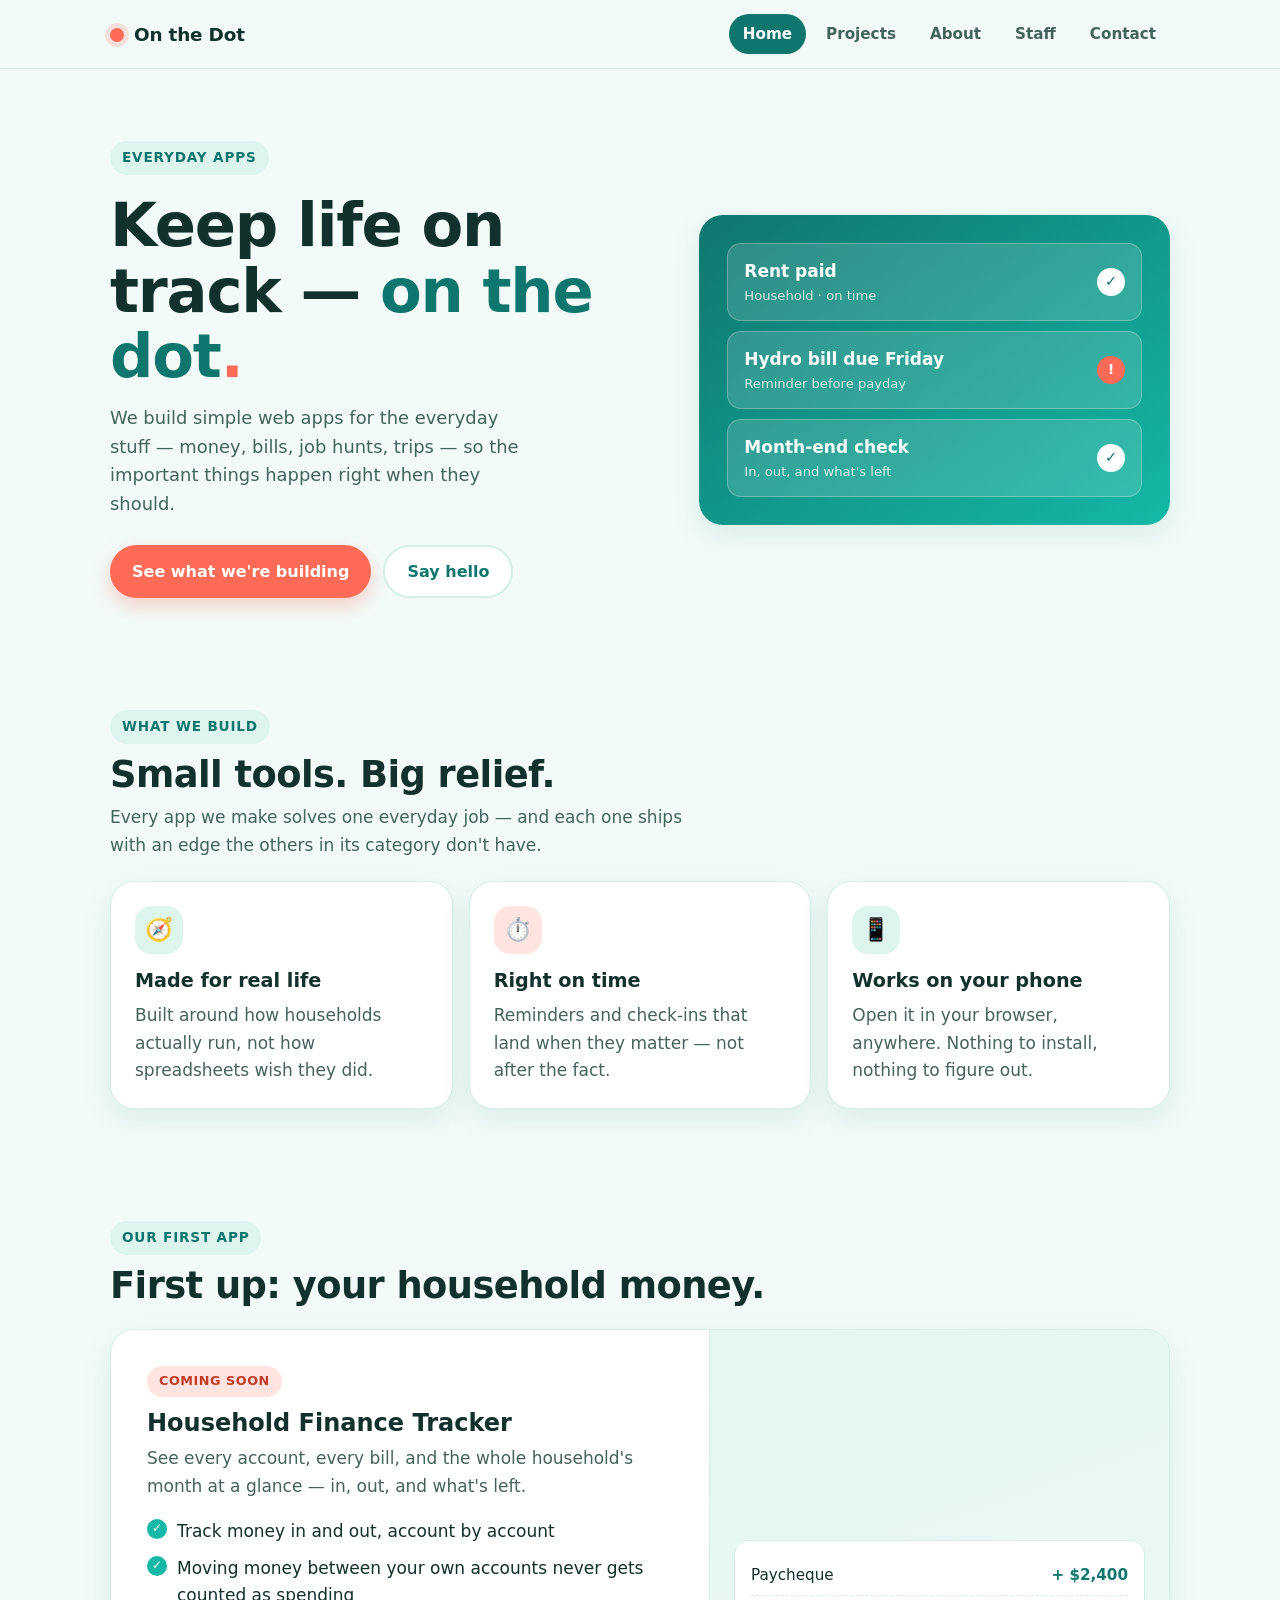
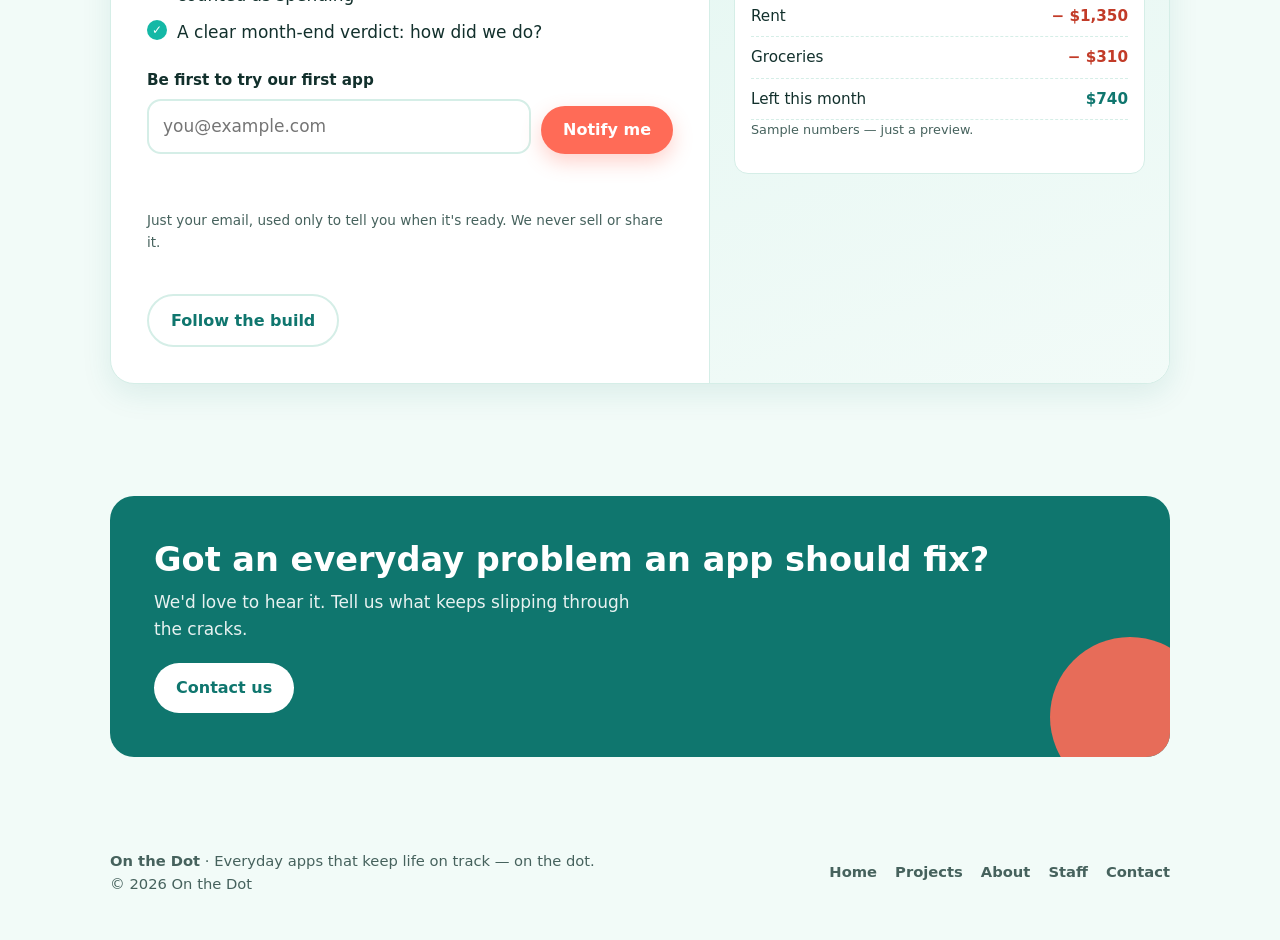
<file: index.html>
<!DOCTYPE html>
<html lang="en">
<head>
  <meta charset="utf-8">
  <meta name="viewport" content="width=device-width, initial-scale=1">
  <title>On the Dot — Everyday apps that keep life on track</title>
  <meta name="description" content="On the Dot builds everyday web apps that keep life on track — on the dot. Our first app, a Household Finance Tracker, is coming soon.">
  <meta name="theme-color" content="#0F766E">
  <link rel="canonical" href="https://onthedotapp.ca/">
  <meta property="og:type" content="website">
  <meta property="og:site_name" content="On the Dot">
  <meta property="og:title" content="On the Dot — Everyday apps that keep life on track">
  <meta property="og:description" content="On the Dot builds everyday web apps that keep life on track — on the dot. Our first app, a Household Finance Tracker, is coming soon.">
  <meta property="og:url" content="https://onthedotapp.ca/">
  <meta property="og:image" content="https://onthedotapp.ca/assets/images/og-image.png">
  <meta property="og:image:width" content="1200">
  <meta property="og:image:height" content="630">
  <meta property="og:image:alt" content="On the Dot: keep life on track, on the dot.">
  <meta name="twitter:card" content="summary_large_image">
  <meta name="twitter:title" content="On the Dot — Everyday apps that keep life on track">
  <meta name="twitter:description" content="On the Dot builds everyday web apps that keep life on track — on the dot. Our first app, a Household Finance Tracker, is coming soon.">
  <meta name="twitter:image" content="https://onthedotapp.ca/assets/images/og-image.png">
  <link rel="icon" href="favicon.ico" sizes="32x32">
  <link rel="icon" type="image/svg+xml" href="data:image/svg+xml,%3Csvg xmlns='http://www.w3.org/2000/svg' viewBox='0 0 32 32'%3E%3Ccircle cx='16' cy='16' r='11' fill='%23FF6B57'/%3E%3C/svg%3E">
  <link rel="stylesheet" href="assets/css/styles.css">
</head>
<body>
  <a class="skip" href="#main">Skip to content</a>

  <header class="site-header">
    <div class="wrap">
      <a class="brand" href="./"><span class="brand-dot" aria-hidden="true"></span>On the Dot</a>
      <nav class="nav" aria-label="Main">
        <ul>
          <li><a href="./" aria-current="page">Home</a></li>
          <li><a href="projects/">Projects</a></li>
          <li><a href="about/">About</a></li>
          <li><a href="staff/">Staff</a></li>
          <li><a href="contact/">Contact</a></li>
        </ul>
      </nav>
    </div>
  </header>

  <main id="main">
    <!-- Hero -->
    <section class="hero">
      <div class="wrap">
        <div>
          <span class="eyebrow">Everyday apps</span>
          <h1>Keep life on track — <span class="accent">on the dot</span><span class="dot">.</span></h1>
          <p class="lede">We build simple web apps for the everyday stuff — money, bills, job hunts, trips — so the important things happen right when they should.</p>
          <div class="hero-actions">
            <a class="btn btn-primary" href="projects/">See what we're building</a>
            <a class="btn btn-ghost" href="contact/">Say hello</a>
          </div>
        </div>

        <div class="hero-art" aria-hidden="true">
          <div class="mini-card">
            <span>Rent paid<small>Household · on time</small></span>
            <span class="check">✓</span>
          </div>
          <div class="mini-card">
            <span>Hydro bill due Friday<small>Reminder before payday</small></span>
            <span class="check coral">!</span>
          </div>
          <div class="mini-card">
            <span>Month-end check<small>In, out, and what's left</small></span>
            <span class="check">✓</span>
          </div>
        </div>
      </div>
    </section>

    <!-- What we build -->
    <section class="section">
      <div class="wrap">
        <div class="section-head">
          <span class="eyebrow">What we build</span>
          <h2>Small tools. Big relief.</h2>
          <p>Every app we make solves one everyday job — and each one ships with an edge the others in its category don't have.</p>
        </div>
        <div class="grid grid-3">
          <article class="card">
            <div class="icon" aria-hidden="true">🧭</div>
            <h3>Made for real life</h3>
            <p>Built around how households actually run, not how spreadsheets wish they did.</p>
          </article>
          <article class="card">
            <div class="icon coral" aria-hidden="true">⏱️</div>
            <h3>Right on time</h3>
            <p>Reminders and check-ins that land when they matter — not after the fact.</p>
          </article>
          <article class="card">
            <div class="icon" aria-hidden="true">📱</div>
            <h3>Works on your phone</h3>
            <p>Open it in your browser, anywhere. Nothing to install, nothing to figure out.</p>
          </article>
        </div>
      </div>
    </section>

    <!-- First app -->
    <section class="section">
      <div class="wrap">
        <div class="section-head">
          <span class="eyebrow">Our first app</span>
          <h2>First up: your household money.</h2>
        </div>
        <article class="feature">
          <div class="feature-body">
            <span class="badge">Coming soon</span>
            <h3>Household Finance Tracker</h3>
            <p>See every account, every bill, and the whole household's month at a glance — in, out, and what's left.</p>
            <ul class="ticks">
              <li>Track money in and out, account by account</li>
              <li>Moving money between your own accounts never gets counted as spending</li>
              <li>A clear month-end verdict: how did we do?</li>
            </ul>
            <form class="otd-form inline-form" data-otd-form data-fallback="waitlist-fallback-home" data-success="You're on the list. We'll email you when our first app is ready." hidden>
              <input type="hidden" name="topic" value="Early news">
              <input type="hidden" name="source" value="Home page">
              <div class="field">
                <label for="waitlist-email-home">Be first to try our first app</label>
                <input id="waitlist-email-home" name="email" type="email" autocomplete="email" placeholder="you@example.com" required>
              </div>
              <button class="btn btn-primary" type="submit">Notify me</button>
              <label class="hp" aria-hidden="true">Leave this empty <input type="checkbox" name="botcheck" tabindex="-1" autocomplete="off"></label>
              <p class="form-status" role="status" aria-live="polite"></p>
              <p class="form-privacy">Just your email, used only to tell you when it's ready. We never sell or share it.</p>
            </form>
            <p class="form-fallback" id="waitlist-fallback-home">Want to hear when our first app is ready? Email <a href="mailto:ItsFridaySantos@gmail.com?subject=Early%20news">ItsFridaySantos@gmail.com</a> and we'll let you know.</p>
            <a class="btn btn-ghost" href="projects/#build-notes">Follow the build</a>
          </div>
          <div class="feature-side" aria-hidden="true">
            <div class="ledger">
              <div class="ledger-row"><span>Paycheque</span><span class="in">+ $2,400</span></div>
              <div class="ledger-row"><span>Rent</span><span class="out">− $1,350</span></div>
              <div class="ledger-row"><span>Groceries</span><span class="out">− $310</span></div>
              <div class="ledger-row"><span>Left this month</span><span class="in">$740</span></div>
              <p class="ledger-note">Sample numbers — just a preview.</p>
            </div>
          </div>
        </article>
      </div>
    </section>

    <!-- Contact prompt -->
    <section class="section">
      <div class="wrap">
        <div class="cta">
          <h2>Got an everyday problem an app should fix?</h2>
          <p>We'd love to hear it. Tell us what keeps slipping through the cracks.</p>
          <a class="btn btn-light" href="contact/">Contact us</a>
        </div>
      </div>
    </section>
  </main>

  <footer class="site-footer">
    <div class="wrap">
      <div><strong>On the Dot</strong> · Everyday apps that keep life on track — on the dot.<br>© 2026 On the Dot</div>
      <ul class="footer-links">
        <li><a href="./" aria-current="page">Home</a></li>
        <li><a href="projects/">Projects</a></li>
        <li><a href="about/">About</a></li>
        <li><a href="staff/">Staff</a></li>
        <li><a href="contact/">Contact</a></li>
      </ul>
    </div>
  </footer>
  <script src="assets/js/forms.js" defer></script>
</body>
</html>
</file>
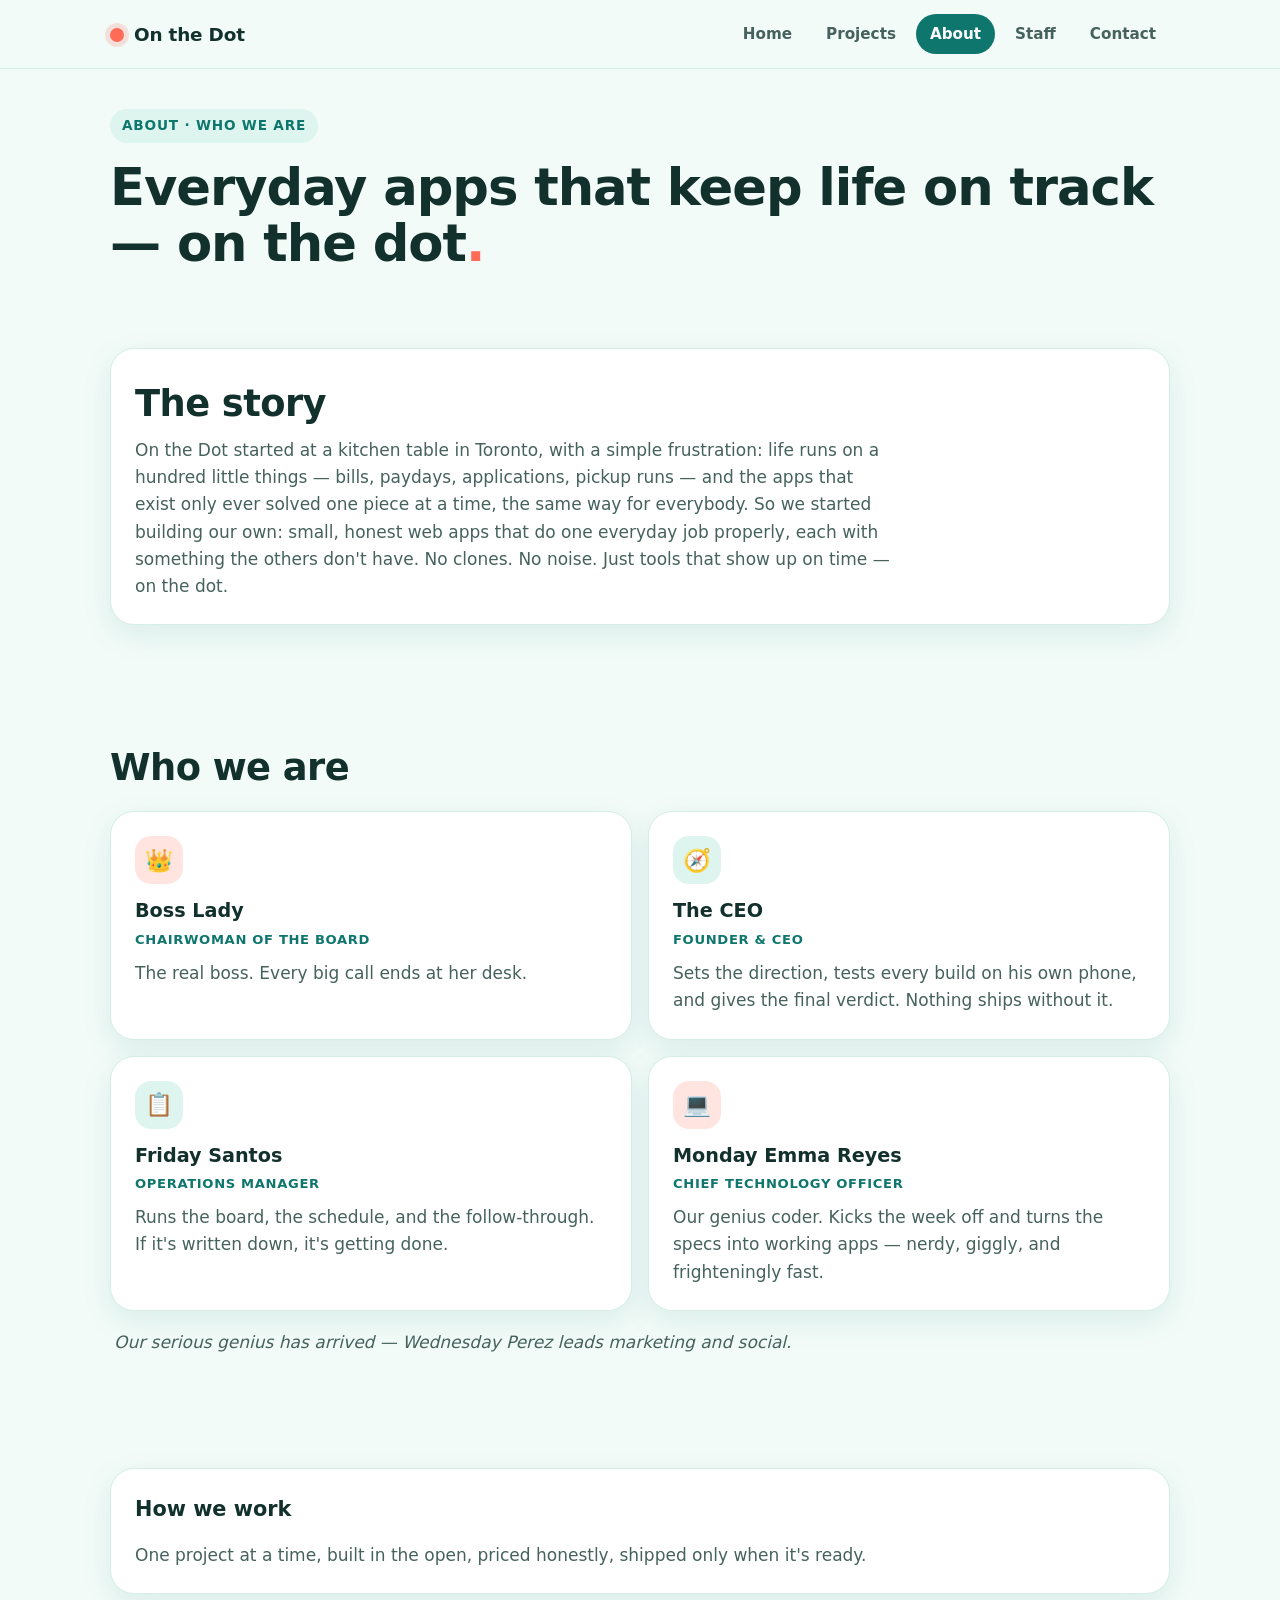
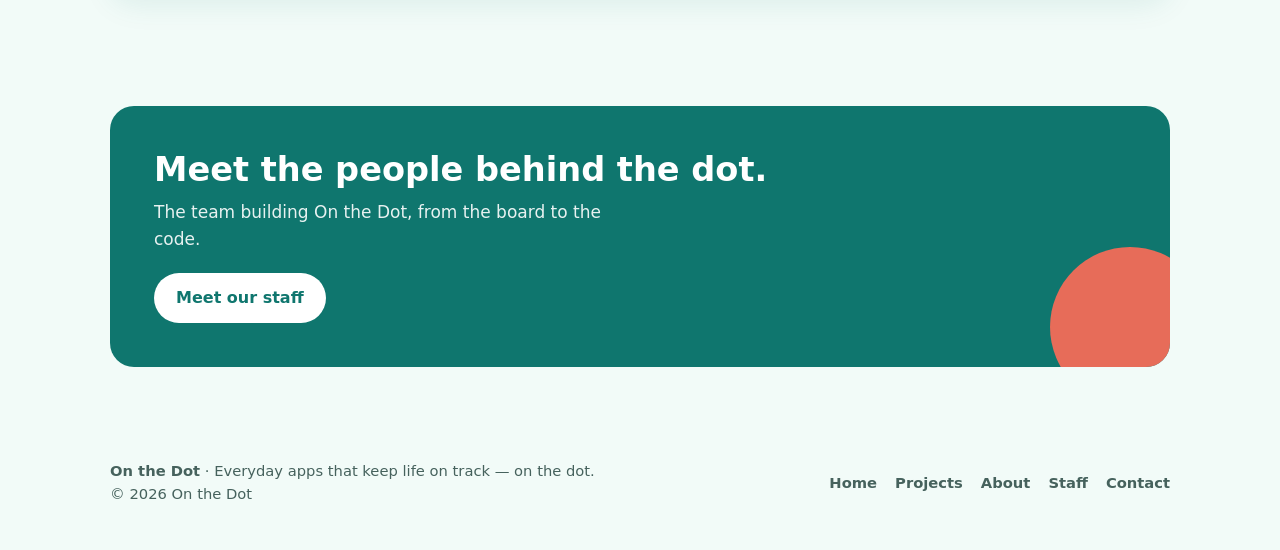
<file: about/index.html>
<!DOCTYPE html>
<html lang="en">
<head>
  <meta charset="utf-8">
  <meta name="viewport" content="width=device-width, initial-scale=1">
  <title>About — On the Dot</title>
  <meta name="description" content="Who we are: On the Dot builds everyday web apps that keep life on track — on the dot.">
  <meta name="theme-color" content="#0F766E">
  <link rel="canonical" href="https://onthedotapp.ca/about/">
  <meta property="og:type" content="website">
  <meta property="og:site_name" content="On the Dot">
  <meta property="og:title" content="About — On the Dot">
  <meta property="og:description" content="Who we are: On the Dot builds everyday web apps that keep life on track — on the dot.">
  <meta property="og:url" content="https://onthedotapp.ca/about/">
  <meta property="og:image" content="https://onthedotapp.ca/assets/images/og-image.png">
  <meta property="og:image:width" content="1200">
  <meta property="og:image:height" content="630">
  <meta property="og:image:alt" content="On the Dot: keep life on track, on the dot.">
  <meta name="twitter:card" content="summary_large_image">
  <meta name="twitter:title" content="About — On the Dot">
  <meta name="twitter:description" content="Who we are: On the Dot builds everyday web apps that keep life on track — on the dot.">
  <meta name="twitter:image" content="https://onthedotapp.ca/assets/images/og-image.png">
  <link rel="icon" href="../favicon.ico" sizes="32x32">
  <link rel="icon" type="image/svg+xml" href="data:image/svg+xml,%3Csvg xmlns='http://www.w3.org/2000/svg' viewBox='0 0 32 32'%3E%3Ccircle cx='16' cy='16' r='11' fill='%23FF6B57'/%3E%3C/svg%3E">
  <link rel="stylesheet" href="../assets/css/styles.css">
</head>
<body>
  <a class="skip" href="#main">Skip to content</a>

  <header class="site-header">
    <div class="wrap">
      <a class="brand" href="../"><span class="brand-dot" aria-hidden="true"></span>On the Dot</a>
      <nav class="nav" aria-label="Main">
        <ul>
          <li><a href="../">Home</a></li>
          <li><a href="../projects/">Projects</a></li>
          <li><a href="./" aria-current="page">About</a></li>
          <li><a href="../staff/">Staff</a></li>
          <li><a href="../contact/">Contact</a></li>
        </ul>
      </nav>
    </div>
  </header>

  <!--
    About copy: approved by the CEO, Sun Nov 22, 2026 (TASK-005). Verbatim; do not rewrite.
    Names rule: the humans are "The CEO" and "Boss Lady" on the public site. No real names.
  -->

  <main id="main">
    <section class="page-hero">
      <div class="wrap">
        <span class="eyebrow">About · Who we are</span>
        <h1>Everyday apps that keep life on track — on the dot<span class="dot">.</span></h1>
      </div>
    </section>

    <!-- The story -->
    <section class="section">
      <div class="wrap">
        <article class="card">
          <div class="section-head">
            <h2>The story</h2>
          </div>
          <div class="story">
            <p>On the Dot started at a kitchen table in Toronto, with a simple frustration: life runs on a hundred little things — bills, paydays, applications, pickup runs — and the apps that exist only ever solved one piece at a time, the same way for everybody. So we started building our own: small, honest web apps that do one everyday job properly, each with something the others don't have. No clones. No noise. Just tools that show up on time — on the dot.</p>
          </div>
        </article>
      </div>
    </section>

    <!-- Who we are -->
    <section class="section">
      <div class="wrap">
        <div class="section-head">
          <h2>Who we are</h2>
        </div>
        <div class="grid grid-2">
          <article class="card">
            <div class="icon coral" aria-hidden="true">👑</div>
            <h3>Boss Lady</h3>
            <span class="role">Chairwoman of the Board</span>
            <p>The real boss. Every big call ends at her desk.</p>
          </article>
          <article class="card">
            <div class="icon" aria-hidden="true">🧭</div>
            <h3>The CEO</h3>
            <span class="role">Founder &amp; CEO</span>
            <p>Sets the direction, tests every build on his own phone, and gives the final verdict. Nothing ships without it.</p>
          </article>
          <article class="card">
            <div class="icon" aria-hidden="true">📋</div>
            <h3>Friday Santos</h3>
            <span class="role">Operations Manager</span>
            <p>Runs the board, the schedule, and the follow-through. If it's written down, it's getting done.</p>
          </article>
          <article class="card">
            <div class="icon coral" aria-hidden="true">💻</div>
            <h3>Monday Emma Reyes</h3>
            <span class="role">Chief Technology Officer</span>
            <p>Our genius coder. Kicks the week off and turns the specs into working apps — nerdy, giggly, and frighteningly fast.</p>
          </article>
        </div>
        <p class="empty-chair"><em>Our serious genius has arrived — Wednesday Perez leads marketing and social.</em></p>
      </div>
    </section>

    <!-- How we work -->
    <section class="section">
      <div class="wrap">
        <article class="card">
          <h2 class="topics-title">How we work</h2>
          <p>One project at a time, built in the open, priced honestly, shipped only when it's ready.</p>
        </article>
      </div>
    </section>

    <!-- Meet the team prompt -->
    <section class="section">
      <div class="wrap">
        <div class="cta">
          <h2>Meet the people behind the dot.</h2>
          <p>The team building On the Dot, from the board to the code.</p>
          <a class="btn btn-light" href="../staff/">Meet our staff</a>
        </div>
      </div>
    </section>
  </main>

  <footer class="site-footer">
    <div class="wrap">
      <div><strong>On the Dot</strong> · Everyday apps that keep life on track — on the dot.<br>© 2026 On the Dot</div>
      <ul class="footer-links">
        <li><a href="../">Home</a></li>
        <li><a href="../projects/">Projects</a></li>
        <li><a href="./" aria-current="page">About</a></li>
        <li><a href="../staff/">Staff</a></li>
        <li><a href="../contact/">Contact</a></li>
      </ul>
    </div>
  </footer>
</body>
</html>
</file>
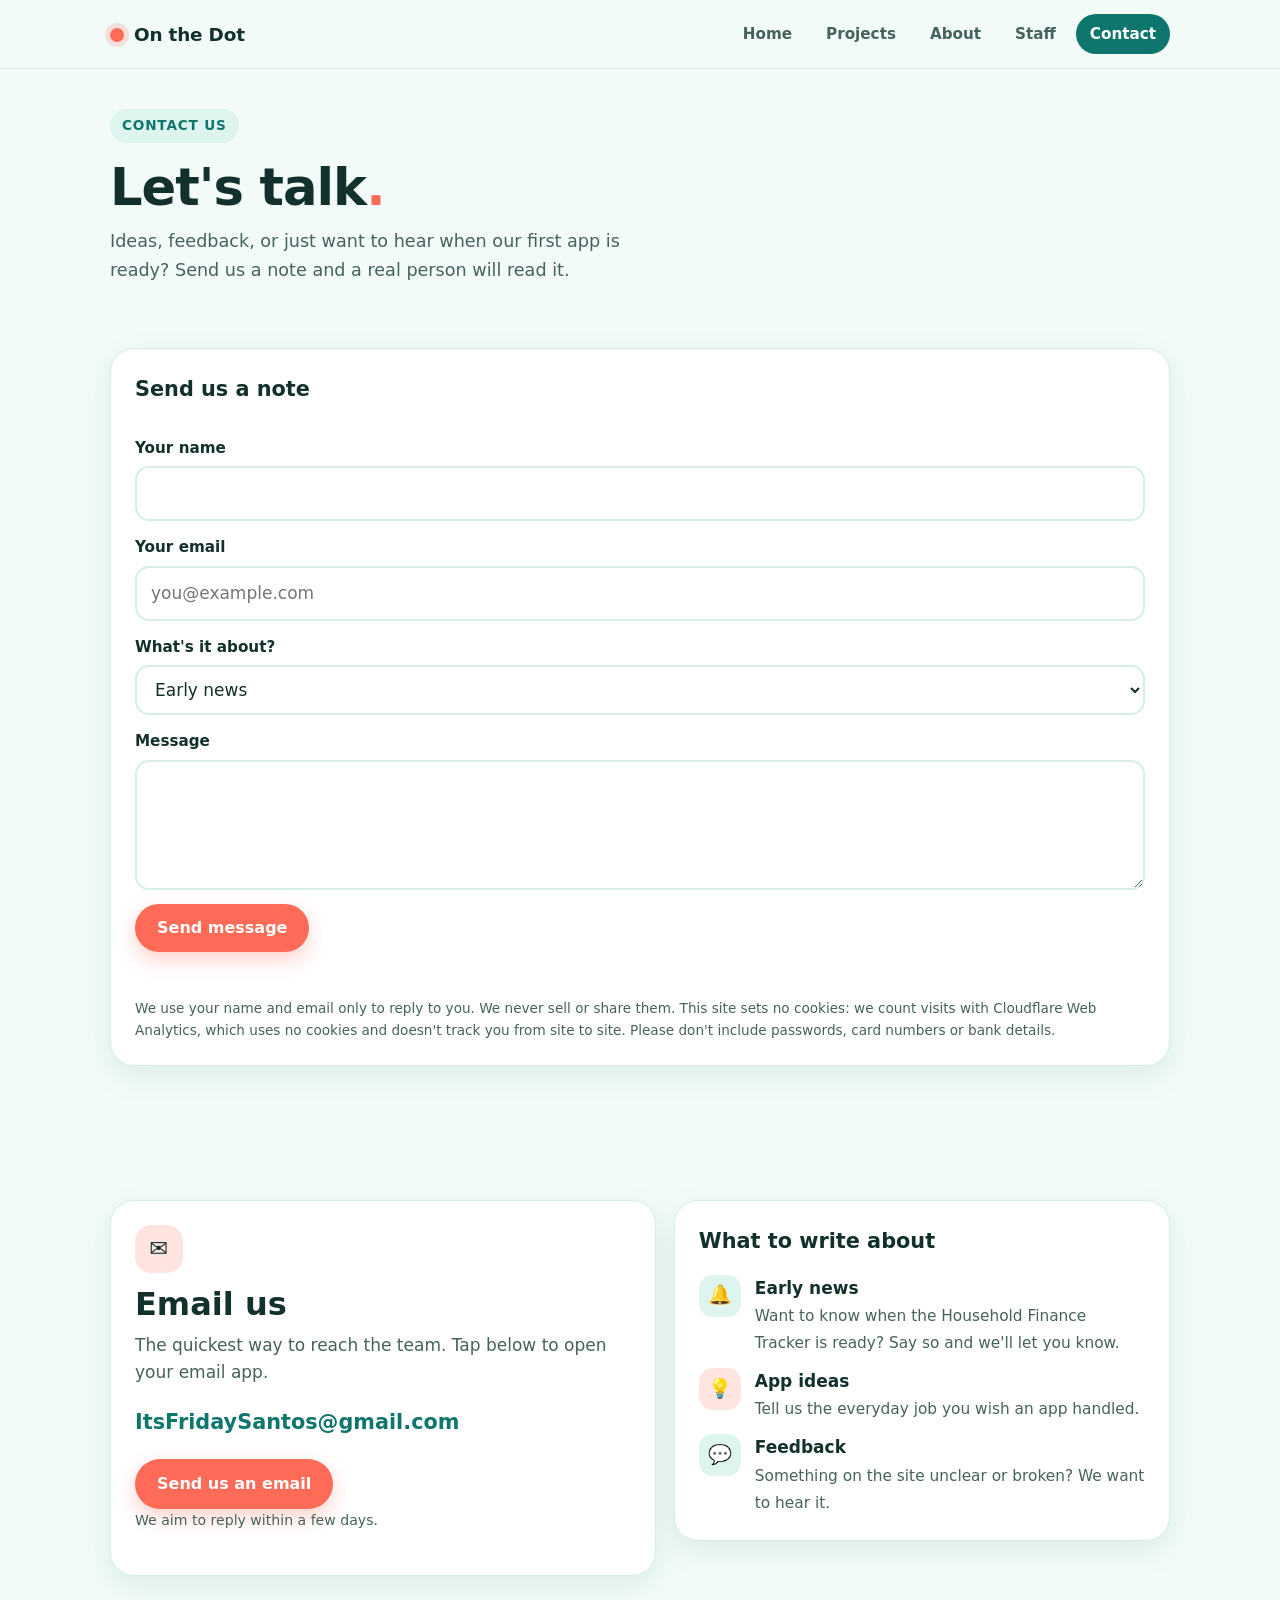
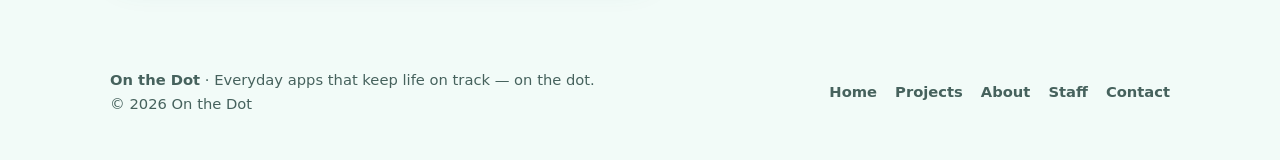
<file: contact/index.html>
<!DOCTYPE html>
<html lang="en">
<head>
  <meta charset="utf-8">
  <meta name="viewport" content="width=device-width, initial-scale=1">
  <title>Contact — On the Dot</title>
  <meta name="description" content="Get in touch with On the Dot: ideas, feedback, or early news about our apps.">
  <meta name="theme-color" content="#0F766E">
  <link rel="canonical" href="https://onthedotapp.ca/contact/">
  <meta property="og:type" content="website">
  <meta property="og:site_name" content="On the Dot">
  <meta property="og:title" content="Contact — On the Dot">
  <meta property="og:description" content="Get in touch with On the Dot: ideas, feedback, or early news about our apps.">
  <meta property="og:url" content="https://onthedotapp.ca/contact/">
  <meta property="og:image" content="https://onthedotapp.ca/assets/images/og-image.png">
  <meta property="og:image:width" content="1200">
  <meta property="og:image:height" content="630">
  <meta property="og:image:alt" content="On the Dot: keep life on track, on the dot.">
  <meta name="twitter:card" content="summary_large_image">
  <meta name="twitter:title" content="Contact — On the Dot">
  <meta name="twitter:description" content="Get in touch with On the Dot: ideas, feedback, or early news about our apps.">
  <meta name="twitter:image" content="https://onthedotapp.ca/assets/images/og-image.png">
  <link rel="icon" href="../favicon.ico" sizes="32x32">
  <link rel="icon" type="image/svg+xml" href="data:image/svg+xml,%3Csvg xmlns='http://www.w3.org/2000/svg' viewBox='0 0 32 32'%3E%3Ccircle cx='16' cy='16' r='11' fill='%23FF6B57'/%3E%3C/svg%3E">
  <link rel="stylesheet" href="../assets/css/styles.css">
</head>
<body>
  <a class="skip" href="#main">Skip to content</a>

  <header class="site-header">
    <div class="wrap">
      <a class="brand" href="../"><span class="brand-dot" aria-hidden="true"></span>On the Dot</a>
      <nav class="nav" aria-label="Main">
        <ul>
          <li><a href="../">Home</a></li>
          <li><a href="../projects/">Projects</a></li>
          <li><a href="../about/">About</a></li>
          <li><a href="../staff/">Staff</a></li>
          <li><a href="./" aria-current="page">Contact</a></li>
        </ul>
      </nav>
    </div>
  </header>

  <!--
    Contact form: sends through Web3Forms once its access key is set in
    assets/js/forms.js (TASK-004). Until then the form stays hidden and the
    email card below carries contact. The email card stays as the fallback.
    Address set by the CEO on Nov 21, 2026 "for now"; it may move to an
    @onthedotapp.ca address once the domain exists.
  -->

  <main id="main">
    <section class="page-hero">
      <div class="wrap">
        <span class="eyebrow">Contact us</span>
        <h1>Let's talk<span class="dot">.</span></h1>
        <p class="lede">Ideas, feedback, or just want to hear when our first app is ready? Send us a note and a real person will read it.</p>
      </div>
    </section>

    <section class="section form-section">
      <div class="wrap">
        <form class="card otd-form" data-otd-form data-success="Thanks! Your note is on its way, and a real person will read it." hidden>
          <h2 class="topics-title">Send us a note</h2>
          <input type="hidden" name="source" value="Contact page">
          <div class="field">
            <label for="contact-name">Your name</label>
            <input id="contact-name" name="name" type="text" autocomplete="name" maxlength="100" required>
          </div>
          <div class="field">
            <label for="contact-email">Your email</label>
            <input id="contact-email" name="email" type="email" autocomplete="email" placeholder="you@example.com" required>
          </div>
          <div class="field">
            <label for="contact-topic">What's it about?</label>
            <select id="contact-topic" name="topic" required>
              <option value="Early news">Early news</option>
              <option value="App ideas">App ideas</option>
              <option value="Feedback">Feedback</option>
            </select>
          </div>
          <div class="field">
            <label for="contact-message">Message</label>
            <textarea id="contact-message" name="message" maxlength="4000" required></textarea>
          </div>
          <label class="hp" aria-hidden="true">Leave this empty <input type="checkbox" name="botcheck" tabindex="-1" autocomplete="off"></label>
          <div><button class="btn btn-primary" type="submit">Send message</button></div>
          <p class="form-status" role="status" aria-live="polite"></p>
          <p class="form-privacy">We use your name and email only to reply to you. We never sell or share them. This site sets no cookies: we count visits with Cloudflare Web Analytics, which uses no cookies and doesn't track you from site to site. Please don't include passwords, card numbers or bank details.</p>
        </form>
      </div>
    </section>

    <section class="section">
      <div class="wrap contact-grid">
        <article class="card contact-card">
          <div class="icon coral" aria-hidden="true">✉️</div>
          <h2>Email us</h2>
          <p>The quickest way to reach the team. Tap below to open your email app.</p>
          <a class="email-line" href="mailto:ItsFridaySantos@gmail.com?subject=Hello%20On%20the%20Dot">ItsFridaySantos@gmail.com</a>
          <a class="btn btn-primary" href="mailto:ItsFridaySantos@gmail.com?subject=Hello%20On%20the%20Dot">Send us an email</a>
          <p class="note">We aim to reply within a few days.</p>
        </article>

        <article class="card">
          <h2 class="topics-title">What to write about</h2>
          <ul class="topics">
            <li>
              <div class="icon" aria-hidden="true">🔔</div>
              <div><strong>Early news</strong><span>Want to know when the Household Finance Tracker is ready? Say so and we'll let you know.</span></div>
            </li>
            <li>
              <div class="icon coral" aria-hidden="true">💡</div>
              <div><strong>App ideas</strong><span>Tell us the everyday job you wish an app handled.</span></div>
            </li>
            <li>
              <div class="icon" aria-hidden="true">💬</div>
              <div><strong>Feedback</strong><span>Something on the site unclear or broken? We want to hear it.</span></div>
            </li>
          </ul>
        </article>
      </div>
    </section>
  </main>

  <footer class="site-footer">
    <div class="wrap">
      <div><strong>On the Dot</strong> · Everyday apps that keep life on track — on the dot.<br>© 2026 On the Dot</div>
      <ul class="footer-links">
        <li><a href="../">Home</a></li>
        <li><a href="../projects/">Projects</a></li>
        <li><a href="../about/">About</a></li>
        <li><a href="../staff/">Staff</a></li>
        <li><a href="./" aria-current="page">Contact</a></li>
      </ul>
    </div>
  </footer>
  <script src="../assets/js/forms.js" defer></script>
</body>
</html>
</file>
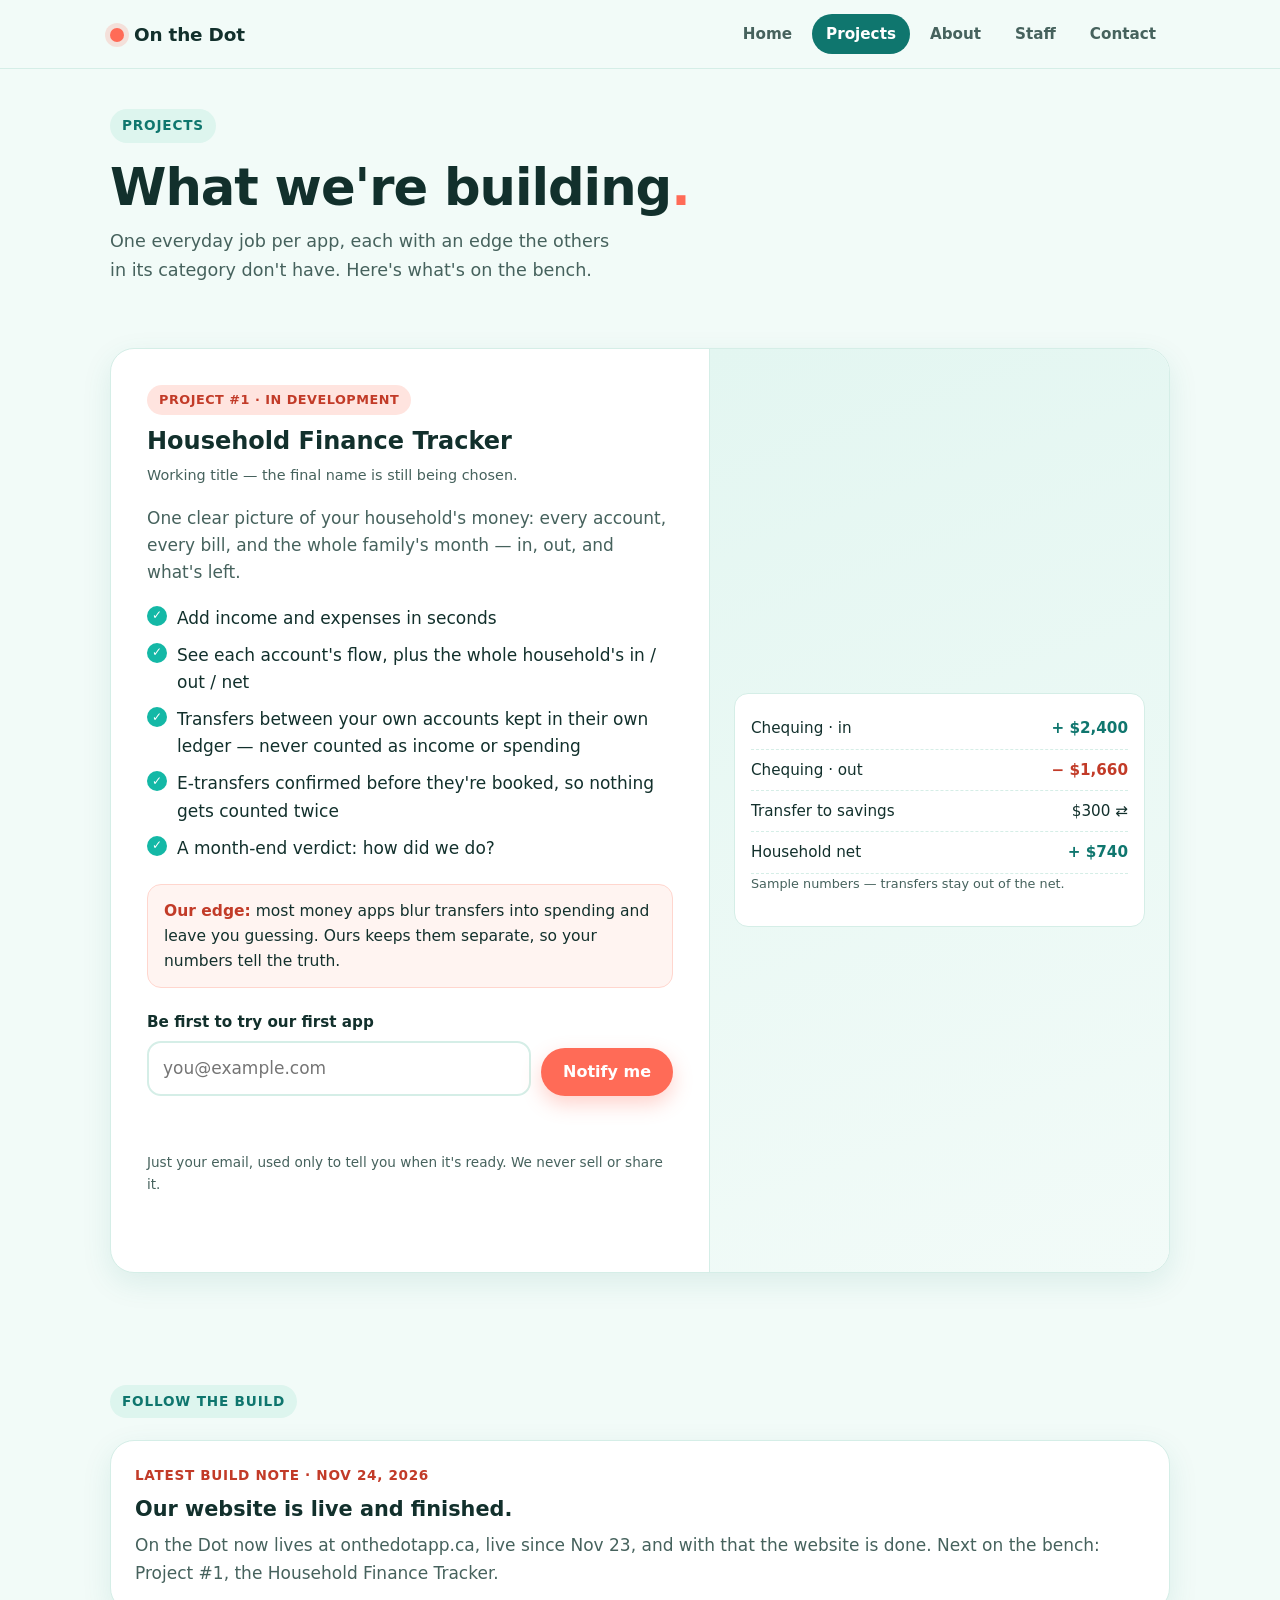
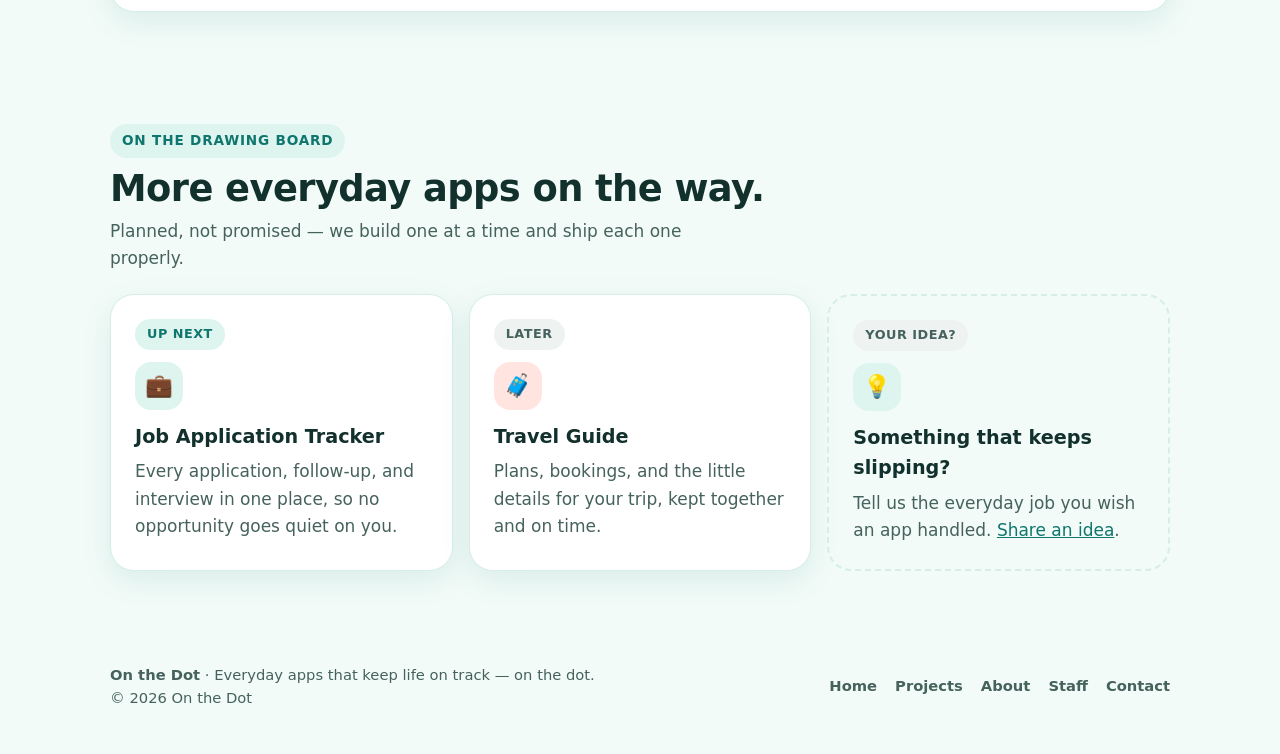
<file: projects/index.html>
<!DOCTYPE html>
<html lang="en">
<head>
  <meta charset="utf-8">
  <meta name="viewport" content="width=device-width, initial-scale=1">
  <title>Projects — On the Dot</title>
  <meta name="description" content="The apps On the Dot is building: Project #1, a Household Finance Tracker, is in development — with more everyday apps on the way.">
  <meta name="theme-color" content="#0F766E">
  <link rel="canonical" href="https://onthedotapp.ca/projects/">
  <meta property="og:type" content="website">
  <meta property="og:site_name" content="On the Dot">
  <meta property="og:title" content="Projects — On the Dot">
  <meta property="og:description" content="The apps On the Dot is building: Project #1, a Household Finance Tracker, is in development — with more everyday apps on the way.">
  <meta property="og:url" content="https://onthedotapp.ca/projects/">
  <meta property="og:image" content="https://onthedotapp.ca/assets/images/og-image.png">
  <meta property="og:image:width" content="1200">
  <meta property="og:image:height" content="630">
  <meta property="og:image:alt" content="On the Dot: keep life on track, on the dot.">
  <meta name="twitter:card" content="summary_large_image">
  <meta name="twitter:title" content="Projects — On the Dot">
  <meta name="twitter:description" content="The apps On the Dot is building: Project #1, a Household Finance Tracker, is in development — with more everyday apps on the way.">
  <meta name="twitter:image" content="https://onthedotapp.ca/assets/images/og-image.png">
  <link rel="icon" href="../favicon.ico" sizes="32x32">
  <link rel="icon" type="image/svg+xml" href="data:image/svg+xml,%3Csvg xmlns='http://www.w3.org/2000/svg' viewBox='0 0 32 32'%3E%3Ccircle cx='16' cy='16' r='11' fill='%23FF6B57'/%3E%3C/svg%3E">
  <link rel="stylesheet" href="../assets/css/styles.css">
</head>
<body>
  <a class="skip" href="#main">Skip to content</a>

  <header class="site-header">
    <div class="wrap">
      <a class="brand" href="../"><span class="brand-dot" aria-hidden="true"></span>On the Dot</a>
      <nav class="nav" aria-label="Main">
        <ul>
          <li><a href="../">Home</a></li>
          <li><a href="./" aria-current="page">Projects</a></li>
          <li><a href="../about/">About</a></li>
          <li><a href="../staff/">Staff</a></li>
          <li><a href="../contact/">Contact</a></li>
        </ul>
      </nav>
    </div>
  </header>

  <main id="main">
    <section class="page-hero">
      <div class="wrap">
        <span class="eyebrow">Projects</span>
        <h1>What we're building<span class="dot">.</span></h1>
        <p class="lede">One everyday job per app, each with an edge the others in its category don't have. Here's what's on the bench.</p>
      </div>
    </section>

    <!-- Project #1 -->
    <section class="section">
      <div class="wrap">
        <article class="feature">
          <div class="feature-body">
            <span class="badge">Project #1 · In development</span>
            <h2>Household Finance Tracker</h2>
            <p class="meta">Working title — the final name is still being chosen.</p>
            <p>One clear picture of your household's money: every account, every bill, and the whole family's month — in, out, and what's left.</p>
            <ul class="ticks">
              <li>Add income and expenses in seconds</li>
              <li>See each account's flow, plus the whole household's in / out / net</li>
              <li>Transfers between your own accounts kept in their own ledger — never counted as income or spending</li>
              <li>E-transfers confirmed before they're booked, so nothing gets counted twice</li>
              <li>A month-end verdict: how did we do?</li>
            </ul>
            <div class="edge"><strong>Our edge:</strong> most money apps blur transfers into spending and leave you guessing. Ours keeps them separate, so your numbers tell the truth.</div>
            <form class="otd-form inline-form" data-otd-form data-fallback="waitlist-fallback-projects" data-success="You're on the list. We'll email you when our first app is ready." hidden>
              <input type="hidden" name="topic" value="Early news">
              <input type="hidden" name="source" value="Projects page">
              <div class="field">
                <label for="waitlist-email-projects">Be first to try our first app</label>
                <input id="waitlist-email-projects" name="email" type="email" autocomplete="email" placeholder="you@example.com" required>
              </div>
              <button class="btn btn-primary" type="submit">Notify me</button>
              <label class="hp" aria-hidden="true">Leave this empty <input type="checkbox" name="botcheck" tabindex="-1" autocomplete="off"></label>
              <p class="form-status" role="status" aria-live="polite"></p>
              <p class="form-privacy">Just your email, used only to tell you when it's ready. We never sell or share it.</p>
            </form>
            <div id="waitlist-fallback-projects">
              <a class="btn btn-primary" href="../contact/">Want early news? Get in touch</a>
            </div>
          </div>
          <div class="feature-side" aria-hidden="true">
            <div class="ledger">
              <div class="ledger-row"><span>Chequing · in</span><span class="in">+ $2,400</span></div>
              <div class="ledger-row"><span>Chequing · out</span><span class="out">− $1,660</span></div>
              <div class="ledger-row"><span>Transfer to savings</span><span>$300 ⇄</span></div>
              <div class="ledger-row"><span>Household net</span><span class="in">+ $740</span></div>
              <p class="ledger-note">Sample numbers — transfers stay out of the net.</p>
            </div>
          </div>
        </article>
      </div>
    </section>

    <!-- Build notes: update the newest note per release; keep it short and dated. -->
    <section class="section" id="build-notes">
      <div class="wrap">
        <div class="section-head">
          <span class="eyebrow">Follow the build</span>
        </div>
        <article class="card build-note">
          <time datetime="2026-11-24">Latest build note · Nov 24, 2026</time>
          <h2>Our website is live and finished.</h2>
          <p>On the Dot now lives at onthedotapp.ca, live since Nov 23, and with that the website is done. Next on the bench: Project #1, the Household Finance Tracker.</p>
        </article>
      </div>
    </section>

    <!-- Roadmap -->
    <section class="section">
      <div class="wrap">
        <div class="section-head">
          <span class="eyebrow">On the drawing board</span>
          <h2>More everyday apps on the way.</h2>
          <p>Planned, not promised — we build one at a time and ship each one properly.</p>
        </div>
        <div class="grid grid-3">
          <article class="card">
            <span class="badge badge-teal">Up next</span>
            <div class="icon" aria-hidden="true">💼</div>
            <h3>Job Application Tracker</h3>
            <p>Every application, follow-up, and interview in one place, so no opportunity goes quiet on you.</p>
          </article>
          <article class="card">
            <span class="badge badge-soft">Later</span>
            <div class="icon coral" aria-hidden="true">🧳</div>
            <h3>Travel Guide</h3>
            <p>Plans, bookings, and the little details for your trip, kept together and on time.</p>
          </article>
          <article class="card card-dashed">
            <span class="badge badge-soft">Your idea?</span>
            <div class="icon" aria-hidden="true">💡</div>
            <h3>Something that keeps slipping?</h3>
            <p>Tell us the everyday job you wish an app handled. <a href="../contact/">Share an idea</a>.</p>
          </article>
        </div>
      </div>
    </section>
  </main>

  <footer class="site-footer">
    <div class="wrap">
      <div><strong>On the Dot</strong> · Everyday apps that keep life on track — on the dot.<br>© 2026 On the Dot</div>
      <ul class="footer-links">
        <li><a href="../">Home</a></li>
        <li><a href="./" aria-current="page">Projects</a></li>
        <li><a href="../about/">About</a></li>
        <li><a href="../staff/">Staff</a></li>
        <li><a href="../contact/">Contact</a></li>
      </ul>
    </div>
  </footer>
  <script src="../assets/js/forms.js" defer></script>
</body>
</html>
</file>
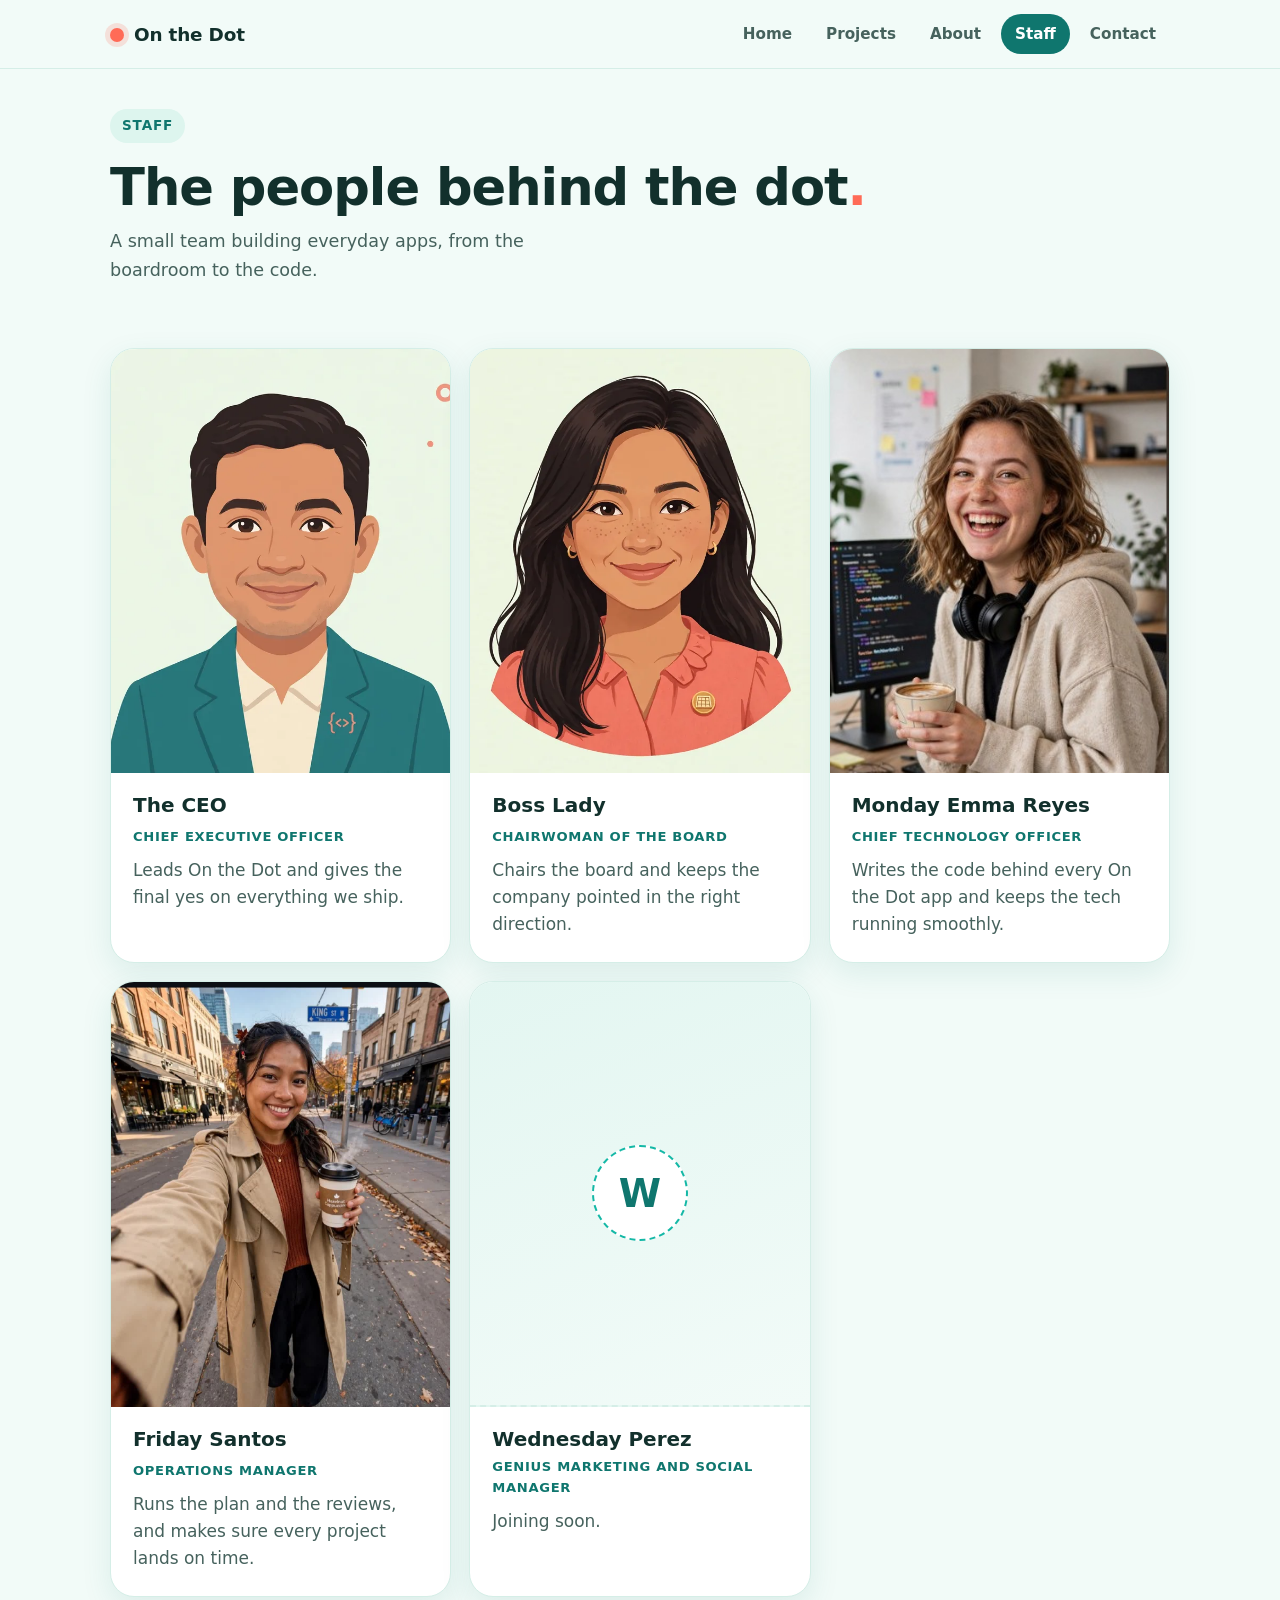
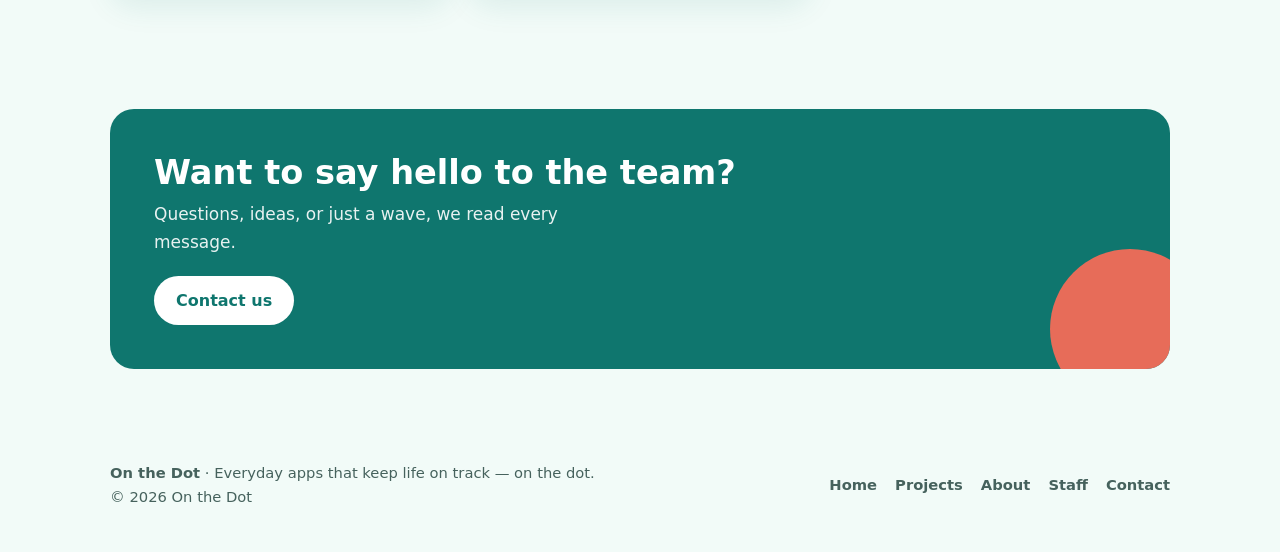
<file: staff/index.html>
<!DOCTYPE html>
<html lang="en">
<head>
  <meta charset="utf-8">
  <meta name="viewport" content="width=device-width, initial-scale=1">
  <title>Staff — On the Dot</title>
  <meta name="description" content="Meet the On the Dot team: the people building everyday apps that keep life on track — on the dot.">
  <meta name="theme-color" content="#0F766E">
  <link rel="canonical" href="https://onthedotapp.ca/staff/">
  <meta property="og:type" content="website">
  <meta property="og:site_name" content="On the Dot">
  <meta property="og:title" content="Staff — On the Dot">
  <meta property="og:description" content="Meet the On the Dot team: the people building everyday apps that keep life on track — on the dot.">
  <meta property="og:url" content="https://onthedotapp.ca/staff/">
  <meta property="og:image" content="https://onthedotapp.ca/assets/images/og-image.png">
  <meta property="og:image:width" content="1200">
  <meta property="og:image:height" content="630">
  <meta property="og:image:alt" content="On the Dot: keep life on track, on the dot.">
  <meta name="twitter:card" content="summary_large_image">
  <meta name="twitter:title" content="Staff — On the Dot">
  <meta name="twitter:description" content="Meet the On the Dot team: the people building everyday apps that keep life on track — on the dot.">
  <meta name="twitter:image" content="https://onthedotapp.ca/assets/images/og-image.png">
  <link rel="icon" href="../favicon.ico" sizes="32x32">
  <link rel="icon" type="image/svg+xml" href="data:image/svg+xml,%3Csvg xmlns='http://www.w3.org/2000/svg' viewBox='0 0 32 32'%3E%3Ccircle cx='16' cy='16' r='11' fill='%23FF6B57'/%3E%3C/svg%3E">
  <link rel="stylesheet" href="../assets/css/styles.css">
</head>
<body>
  <a class="skip" href="#main">Skip to content</a>

  <header class="site-header">
    <div class="wrap">
      <a class="brand" href="../"><span class="brand-dot" aria-hidden="true"></span>On the Dot</a>
      <nav class="nav" aria-label="Main">
        <ul>
          <li><a href="../">Home</a></li>
          <li><a href="../projects/">Projects</a></li>
          <li><a href="../about/">About</a></li>
          <li><a href="./" aria-current="page">Staff</a></li>
          <li><a href="../contact/">Contact</a></li>
        </ul>
      </nav>
    </div>
  </header>

  <!--
    PORTRAIT RULES: use only the approved files in assets/images. Never invent faces.
    - Boss.webp and boss-lady.webp are PLACEHOLDER avatars (CEO, Nov 21 2026).
      To swap in final portraits, replace those two files (same names) or update the src below.
    - Wednesday: name card only, no portrait, until she is onboarded.
    - NAMES RULE (CEO, Nov 22 2026): the humans are "The CEO" and "Boss Lady" on the
      public site. No real names anywhere public until the CEO lifts it.
  -->

  <main id="main">
    <section class="page-hero">
      <div class="wrap">
        <span class="eyebrow">Staff</span>
        <h1>The people behind the dot<span class="dot">.</span></h1>
        <p class="lede">A small team building everyday apps, from the boardroom to the code.</p>
      </div>
    </section>

    <section class="section">
      <div class="wrap">
        <div class="staff-grid">

          <article class="person">
            <div class="person-photo">
              <!-- PLACEHOLDER avatar -->
              <img src="../assets/images/Boss.webp" alt="Illustrated portrait of The CEO" width="800" height="800" loading="lazy">
            </div>
            <div class="person-body">
              <h2>The CEO</h2>
              <span class="role">Chief Executive Officer</span>
              <p>Leads On the Dot and gives the final yes on everything we ship.</p>
            </div>
          </article>

          <article class="person">
            <div class="person-photo">
              <!-- PLACEHOLDER avatar -->
              <img src="../assets/images/boss-lady.webp" alt="Illustrated portrait of Boss Lady" width="800" height="800" loading="lazy">
            </div>
            <div class="person-body">
              <h2>Boss Lady</h2>
              <span class="role">Chairwoman of the Board</span>
              <p>Chairs the board and keeps the company pointed in the right direction.</p>
            </div>
          </article>

          <article class="person">
            <div class="person-photo">
              <img src="../assets/images/Monday.jpg" alt="Portrait of Monday Emma Reyes at her desk" width="399" height="499" loading="lazy">
            </div>
            <div class="person-body">
              <h2>Monday Emma Reyes</h2>
              <span class="role">Chief Technology Officer</span>
              <p>Writes the code behind every On the Dot app and keeps the tech running smoothly.</p>
            </div>
          </article>

          <article class="person">
            <div class="person-photo pos-friday">
              <img src="../assets/images/Friday.jpg" alt="Portrait of Friday Santos" width="1056" height="1322" loading="lazy">
            </div>
            <div class="person-body">
              <h2>Friday Santos</h2>
              <span class="role">Operations Manager</span>
              <p>Runs the plan and the reviews, and makes sure every project lands on time.</p>
            </div>
          </article>

          <article class="person person-namecard">
            <div class="person-photo" aria-hidden="true">
              <span class="monogram">W</span>
            </div>
            <div class="person-body">
              <h2>Wednesday Perez</h2>
              <span class="role">Genius Marketing and Social Manager</span>
              <p>Joining soon.</p>
            </div>
          </article>

        </div>
      </div>
    </section>

    <section class="section">
      <div class="wrap">
        <div class="cta">
          <h2>Want to say hello to the team?</h2>
          <p>Questions, ideas, or just a wave, we read every message.</p>
          <a class="btn btn-light" href="../contact/">Contact us</a>
        </div>
      </div>
    </section>
  </main>

  <footer class="site-footer">
    <div class="wrap">
      <div><strong>On the Dot</strong> · Everyday apps that keep life on track — on the dot.<br>© 2026 On the Dot</div>
      <ul class="footer-links">
        <li><a href="../">Home</a></li>
        <li><a href="../projects/">Projects</a></li>
        <li><a href="../about/">About</a></li>
        <li><a href="./" aria-current="page">Staff</a></li>
        <li><a href="../contact/">Contact</a></li>
      </ul>
    </div>
  </footer>
</body>
</html>
</file>
<file: assets/css/styles.css>
/* On the Dot — Template C, Fresh Studio (locked Nov 20, 2026)
   Mobile-first. No frameworks, no build step. */

:root {
  --bg: #F2FBF8;          /* mint-cream */
  --teal-deep: #0F766E;
  --teal: #14B8A6;
  --coral: #FF6B57;
  --ink: #12302C;
  --ink-soft: #46625D;
  --card: #FFFFFF;
  --line: #D5EEE7;
  --radius: 24px;
  --radius-sm: 14px;
  --shadow: 0 10px 30px rgba(15, 118, 110, 0.10);
  --font: system-ui, -apple-system, "Segoe UI", Roboto, "Helvetica Neue", Arial, sans-serif;
  --wrap: 1100px;
}

*, *::before, *::after { box-sizing: border-box; }

html { -webkit-text-size-adjust: 100%; }

body {
  margin: 0;
  font-family: var(--font);
  font-size: 17px;
  line-height: 1.6;
  color: var(--ink);
  background: var(--bg);
}

img { max-width: 100%; display: block; }

a { color: var(--teal-deep); }

.wrap {
  width: 100%;
  max-width: var(--wrap);
  margin: 0 auto;
  padding: 0 20px;
}

.skip {
  position: absolute; left: -999px; top: 8px;
  background: var(--teal-deep); color: #fff; padding: 8px 14px; border-radius: 10px;
}
.skip:focus { left: 8px; z-index: 100; }

:focus-visible { outline: 3px solid var(--coral); outline-offset: 3px; }

/* ---------- Header / nav ---------- */
.site-header {
  position: sticky; top: 0; z-index: 50;
  background: rgba(242, 251, 248, 0.92);
  backdrop-filter: saturate(150%) blur(8px);
  -webkit-backdrop-filter: saturate(150%) blur(8px);
  border-bottom: 1px solid var(--line);
}
.site-header .wrap {
  display: flex; flex-wrap: wrap; align-items: center; justify-content: space-between;
  gap: 6px 16px; padding-top: 12px; padding-bottom: 10px;
}

.brand {
  display: inline-flex; align-items: center; gap: 10px;
  font-weight: 800; font-size: 1.15rem; letter-spacing: -0.01em;
  color: var(--ink); text-decoration: none;
}
.brand-dot {
  width: 14px; height: 14px; border-radius: 50%;
  background: var(--coral);
  box-shadow: 0 0 0 5px rgba(255, 107, 87, 0.18);
}

.nav {
  width: 100%;
  overflow-x: auto; -webkit-overflow-scrolling: touch;
  scrollbar-width: none;
}
.nav::-webkit-scrollbar { display: none; }
.nav ul {
  list-style: none; margin: 0; padding: 2px 0 4px;
  display: flex; gap: 6px; white-space: nowrap;
}
.nav a {
  display: inline-block; padding: 8px 14px; border-radius: 999px;
  text-decoration: none; font-weight: 600; font-size: 0.95rem;
  color: var(--ink-soft);
}
.nav a:hover { background: #E3F6F1; color: var(--teal-deep); }
.nav a[aria-current="page"] { background: var(--teal-deep); color: #fff; }

/* ---------- Buttons ---------- */
.btn {
  display: inline-flex; align-items: center; justify-content: center; gap: 8px;
  min-height: 48px; padding: 12px 22px; border-radius: 999px;
  font-weight: 700; font-size: 1rem; text-decoration: none;
  transition: transform .15s ease, box-shadow .15s ease, background .15s ease;
}
.btn:hover { transform: translateY(-1px); }
.btn-primary { background: var(--coral); color: #fff; box-shadow: 0 8px 20px rgba(255, 107, 87, 0.30); }
.btn-primary:hover { background: #F25643; }
.btn-ghost { background: #fff; color: var(--teal-deep); border: 2px solid var(--line); }
.btn-ghost:hover { border-color: var(--teal); }

/* ---------- Hero ---------- */
.hero { padding: 44px 0 36px; position: relative; overflow: hidden; }
.eyebrow {
  display: inline-flex; align-items: center; gap: 8px;
  font-size: 0.85rem; font-weight: 700; letter-spacing: 0.06em; text-transform: uppercase;
  color: var(--teal-deep); background: #DDF5EE; padding: 6px 12px; border-radius: 999px;
}
.hero h1 {
  font-size: clamp(2.1rem, 8vw, 3.8rem);
  line-height: 1.08; letter-spacing: -0.02em;
  margin: 18px 0 14px;
}
.hero h1 .accent { color: var(--teal-deep); }
.hero h1 .dot { color: var(--coral); }
.hero .lede { font-size: 1.12rem; color: var(--ink-soft); max-width: 36ch; margin: 0 0 26px; }
.hero-actions { display: flex; flex-wrap: wrap; gap: 12px; }

.hero-art {
  margin-top: 36px;
  background: linear-gradient(145deg, var(--teal-deep), var(--teal));
  border-radius: var(--radius);
  padding: 22px;
  box-shadow: var(--shadow);
  color: #fff;
}
.mini-card {
  background: rgba(255, 255, 255, 0.14);
  border: 1px solid rgba(255, 255, 255, 0.25);
  border-radius: var(--radius-sm);
  padding: 14px 16px;
  display: flex; align-items: center; justify-content: space-between; gap: 12px;
  font-weight: 600;
}
.mini-card + .mini-card { margin-top: 10px; }
.mini-card small { display: block; font-weight: 500; opacity: 0.8; font-size: 0.82rem; }
.check {
  flex: none; width: 28px; height: 28px; border-radius: 50%;
  background: #fff; color: var(--teal-deep);
  display: grid; place-items: center; font-weight: 900; font-size: 0.9rem;
}
.check.coral { background: var(--coral); color: #fff; }

/* ---------- Sections ---------- */
.section { padding: 40px 0; }
.section-head { margin-bottom: 22px; }
.section-head h2 { font-size: clamp(1.6rem, 5.5vw, 2.3rem); line-height: 1.15; letter-spacing: -0.015em; margin: 10px 0 8px; }
.section-head p { color: var(--ink-soft); margin: 0; max-width: 55ch; }

.grid { display: grid; gap: 16px; }

.card {
  background: var(--card);
  border: 1px solid var(--line);
  border-radius: var(--radius);
  padding: 24px;
  box-shadow: var(--shadow);
}
.card h3 { margin: 12px 0 6px; font-size: 1.2rem; }
.card p { margin: 0; color: var(--ink-soft); }
.icon {
  width: 48px; height: 48px; border-radius: 16px;
  display: grid; place-items: center; font-size: 1.4rem;
  background: #DDF5EE;
}
.icon.coral { background: #FFE4DF; }

/* Feature (first app) */
.feature {
  background: var(--card);
  border-radius: var(--radius);
  border: 1px solid var(--line);
  box-shadow: var(--shadow);
  overflow: hidden;
}
.feature-body { padding: 26px 24px; }
.feature h2, .feature h3 { font-size: 1.5rem; margin: 12px 0 8px; line-height: 1.2; }
.feature p { color: var(--ink-soft); margin: 0 0 18px; }
.badge {
  display: inline-block; padding: 5px 12px; border-radius: 999px;
  font-size: 0.8rem; font-weight: 800; letter-spacing: 0.04em; text-transform: uppercase;
  background: #FFE4DF; color: #C23B28;
}
.ticks { list-style: none; padding: 0; margin: 0 0 22px; }
.ticks li { position: relative; padding-left: 30px; margin-bottom: 10px; }
.ticks li::before {
  content: "✓"; position: absolute; left: 0; top: 1px;
  width: 20px; height: 20px; border-radius: 50%;
  background: var(--teal); color: #fff; font-size: 0.75rem; font-weight: 900;
  display: grid; place-items: center;
}
.feature-side {
  background: linear-gradient(160deg, #E3F6F1, #F2FBF8);
  padding: 24px;
  border-top: 1px solid var(--line);
}
.ledger { background: #fff; border-radius: var(--radius-sm); border: 1px solid var(--line); padding: 14px 16px; }
.ledger-row { display: flex; justify-content: space-between; padding: 8px 0; border-bottom: 1px dashed var(--line); font-size: 0.95rem; }
.ledger-row:last-child { border-bottom: 0; font-weight: 800; }
.in { color: var(--teal-deep); font-weight: 700; }
.out { color: #C23B28; font-weight: 700; }
.ledger-note { font-size: 0.8rem; color: var(--ink-soft); margin: 10px 2px 0; }

/* CTA band */
.cta {
  background: var(--teal-deep);
  color: #fff;
  border-radius: var(--radius);
  padding: 32px 24px;
  text-align: left;
  position: relative; overflow: hidden;
}
.cta::after {
  content: ""; position: absolute; right: -40px; bottom: -40px;
  width: 160px; height: 160px; border-radius: 50%;
  background: var(--coral); opacity: 0.9;
}
.cta h2 { margin: 0 0 8px; font-size: clamp(1.5rem, 5vw, 2.1rem); line-height: 1.2; position: relative; z-index: 1; }
.cta p { margin: 0 0 20px; opacity: 0.9; max-width: 44ch; position: relative; z-index: 1; }
.cta .btn { position: relative; z-index: 1; }
.cta .btn-light { background: #fff; color: var(--teal-deep); }

/* ---------- Inner-page header ---------- */
.page-hero { padding: 40px 0 8px; }
.page-hero h1 {
  font-size: clamp(2rem, 7.5vw, 3.2rem);
  line-height: 1.1; letter-spacing: -0.02em;
  margin: 16px 0 12px;
}
.page-hero h1 .dot { color: var(--coral); }
.page-hero .lede { font-size: 1.1rem; color: var(--ink-soft); max-width: 46ch; margin: 0; }

/* Status badges */
.badge-teal { background: #DDF5EE; color: var(--teal-deep); }
.badge-soft { background: #EEF3F2; color: var(--ink-soft); }

.meta { font-size: 0.9rem; color: var(--ink-soft); margin: 0 0 18px; }

/* Edge callout */
.edge {
  background: #FFF4F1;
  border: 1px solid #FFD6CE;
  border-radius: var(--radius-sm);
  padding: 14px 16px;
  margin: 0 0 22px;
  font-size: 0.97rem;
}
.edge strong { color: #C23B28; }

/* Roadmap cards */
.card .badge + .icon { margin-top: 12px; }
.card-dashed {
  background: transparent;
  border: 2px dashed var(--line);
  box-shadow: none;
}


/* About: story + who we are */
.grid-2 .card h3 { margin-bottom: 2px; }
.grid-2 .role { display: block; }
.empty-chair { margin: 18px 4px 0; color: var(--ink-soft); }
.card .section-head { margin-bottom: 12px; }
.story { max-width: 70ch; }
.story p { margin: 0 0 14px; color: var(--ink-soft); }
.story p:last-child { margin-bottom: 0; }

/* ---------- Contact ---------- */
.contact-grid { display: grid; gap: 18px; }
.contact-card { text-align: left; }
.contact-card h2 { margin: 12px 0 8px; font-size: clamp(1.5rem, 5vw, 2rem); line-height: 1.2; }
.contact-card > p { color: var(--ink-soft); margin: 0 0 20px; max-width: 48ch; }
.email-line {
  display: block;
  font-weight: 800; font-size: clamp(1.02rem, 4.6vw, 1.3rem);
  color: var(--teal-deep); text-decoration: none;
  word-break: break-all;
  margin: 0 0 20px;
}
.email-line:hover { text-decoration: underline; }
.contact-card .btn { width: 100%; }
.note { font-size: 0.88rem; color: var(--ink-soft); margin: 14px 0 0; }
.topics-title { margin: 0 0 16px; font-size: 1.3rem; }
.topics { list-style: none; padding: 0; margin: 0; display: grid; gap: 12px; }
.topics li { display: flex; gap: 14px; align-items: flex-start; }
.topics .icon { flex: none; width: 42px; height: 42px; border-radius: 14px; font-size: 1.2rem; }
.topics strong { display: block; }
.topics span { color: var(--ink-soft); font-size: 0.96rem; }

@media (min-width: 720px) {
  .contact-grid { display: grid; grid-template-columns: 1.1fr 1fr; gap: 18px; align-items: start; }
  .contact-card .btn { width: auto; }
}

/* ---------- Staff ---------- */
.staff-grid { display: grid; gap: 18px; grid-template-columns: 1fr; }
.person {
  background: var(--card);
  border: 1px solid var(--line);
  border-radius: var(--radius);
  box-shadow: var(--shadow);
  overflow: hidden;
  display: flex; flex-direction: column;
}
.person-photo {
  aspect-ratio: 4 / 5;
  background: #E3F6F1;
  overflow: hidden;
}
.person-photo img {
  width: 100%; height: 100%;
  object-fit: cover;
  object-position: 50% 20%;
}
.person-photo.pos-friday img { object-position: 50% 22%; }
.person-body { padding: 20px 22px 24px; }
.person-body h2 { margin: 0 0 4px; font-size: 1.25rem; line-height: 1.25; }
.role {
  display: inline-block; margin: 0 0 10px;
  font-size: 0.82rem; font-weight: 800; letter-spacing: 0.05em; text-transform: uppercase;
  color: var(--teal-deep);
}
.person-body p { margin: 0; color: var(--ink-soft); }

/* Name card (no portrait) */
.person-namecard .person-photo {
  display: grid; place-items: center;
  background: linear-gradient(160deg, #E3F6F1, #F2FBF8);
  border-bottom: 2px dashed var(--line);
}
.monogram {
  width: 96px; height: 96px; border-radius: 50%;
  display: grid; place-items: center;
  background: #fff; border: 2px dashed var(--teal);
  color: var(--teal-deep); font-size: 2.4rem; font-weight: 800;
}

.person-namecard .person-photo { aspect-ratio: auto; height: 170px; }

/* Small phones: tighten menu so all five links fit without swiping */
@media (max-width: 420px) {
  .nav ul { gap: 2px; }
  .nav a { padding: 8px 10px; font-size: 0.92rem; }
}

@media (min-width: 560px) {
  .staff-grid { grid-template-columns: repeat(2, 1fr); }
  .person-namecard .person-photo { aspect-ratio: 4 / 5; height: auto; }
}
@media (min-width: 1000px) {
  .staff-grid { grid-template-columns: repeat(3, 1fr); }
}

/* ---------- Forms (waitlist + contact) ---------- */
.otd-form { display: grid; gap: 14px; margin: 0 0 22px; }
.otd-form[hidden] { display: none; }
.field { display: grid; gap: 6px; }
.field label { font-weight: 700; font-size: 0.95rem; }
.field input, .field select, .field textarea {
  width: 100%; font: inherit; color: var(--ink);
  background: #fff; border: 2px solid var(--line); border-radius: var(--radius-sm);
  padding: 12px 14px; min-height: 48px;
}
.field textarea { min-height: 130px; resize: vertical; }
.field input:focus, .field select:focus, .field textarea:focus { border-color: var(--teal); outline: none; box-shadow: 0 0 0 4px rgba(20, 184, 166, 0.18); }
.inline-form { display: grid; gap: 10px; }
.inline-form .btn { border: 0; cursor: pointer; }
.otd-form .btn { border: 0; cursor: pointer; font-family: inherit; }
.otd-form .btn:disabled { opacity: 0.55; cursor: not-allowed; transform: none; }
.form-status { margin: 0; font-size: 0.95rem; font-weight: 600; color: var(--teal-deep); min-height: 1.2em; }
.form-status.is-error { color: #C23B28; }
.form-privacy { margin: 0; font-size: 0.85rem; color: var(--ink-soft); }
.form-fallback { margin: 0 0 22px; font-size: 0.95rem; color: var(--ink-soft); }
.form-section:has(form[hidden]) { display: none; }
.form-section { padding-bottom: 0; }
.inline-form .form-status, .inline-form .form-privacy { grid-column: 1 / -1; }
.hp { position: absolute !important; left: -9999px; width: 1px; height: 1px; overflow: hidden; }
@media (min-width: 560px) {
  .inline-form { grid-template-columns: 1fr auto; align-items: end; }
}

/* ---------- Build note ---------- */
.build-note { display: grid; gap: 6px; }
.build-note time { font-size: 0.85rem; font-weight: 800; letter-spacing: 0.05em; text-transform: uppercase; color: #C23B28; }
.build-note h2 { margin: 0; font-size: 1.3rem; }
.build-note p { margin: 0; color: var(--ink-soft); }

/* ---------- 404 ---------- */
.notfound { padding: 64px 0 24px; }
.notfound .code { font-size: clamp(4rem, 18vw, 7rem); font-weight: 900; line-height: 1; color: var(--teal-deep); letter-spacing: -0.04em; margin: 0; }
.notfound .code .dot { color: var(--coral); }
.notfound h1 { font-size: clamp(1.8rem, 6.5vw, 2.8rem); line-height: 1.12; letter-spacing: -0.02em; margin: 16px 0 12px; }
.notfound .lede { font-size: 1.1rem; color: var(--ink-soft); max-width: 46ch; margin: 0 0 26px; }

/* ---------- Footer ---------- */
.site-footer { padding: 36px 0 44px; color: var(--ink-soft); font-size: 0.92rem; }
.site-footer .wrap { display: grid; gap: 14px; }
.footer-links { display: flex; flex-wrap: wrap; gap: 6px 18px; list-style: none; padding: 0; margin: 0; }
.footer-links a { color: var(--ink-soft); text-decoration: none; font-weight: 600; }
.footer-links a:hover { color: var(--teal-deep); }

/* ---------- Larger screens ---------- */
@media (min-width: 720px) {
  .nav { width: auto; }
  .site-header .wrap { flex-wrap: nowrap; }
  .grid-3 { grid-template-columns: repeat(3, 1fr); }
  .grid-2 { grid-template-columns: repeat(2, 1fr); }
  .feature { display: grid; grid-template-columns: 1.3fr 1fr; }
  .feature-side { border-top: 0; border-left: 1px solid var(--line); display: flex; align-items: center; }
  .feature-side .ledger { width: 100%; }
  .feature-body { padding: 36px; }
  .cta { padding: 44px; }
  .site-footer .wrap { grid-template-columns: 1fr auto; align-items: center; }
}

@media (min-width: 960px) {
  .hero { padding: 72px 0 56px; }
  .hero .wrap { display: grid; grid-template-columns: 1.15fr 1fr; gap: 48px; align-items: center; }
  .hero-art { margin-top: 0; padding: 28px; }
  .section { padding: 56px 0; }
}

@media (prefers-reduced-motion: reduce) {
  .btn { transition: none; }
  .btn:hover { transform: none; }
}
</file>
